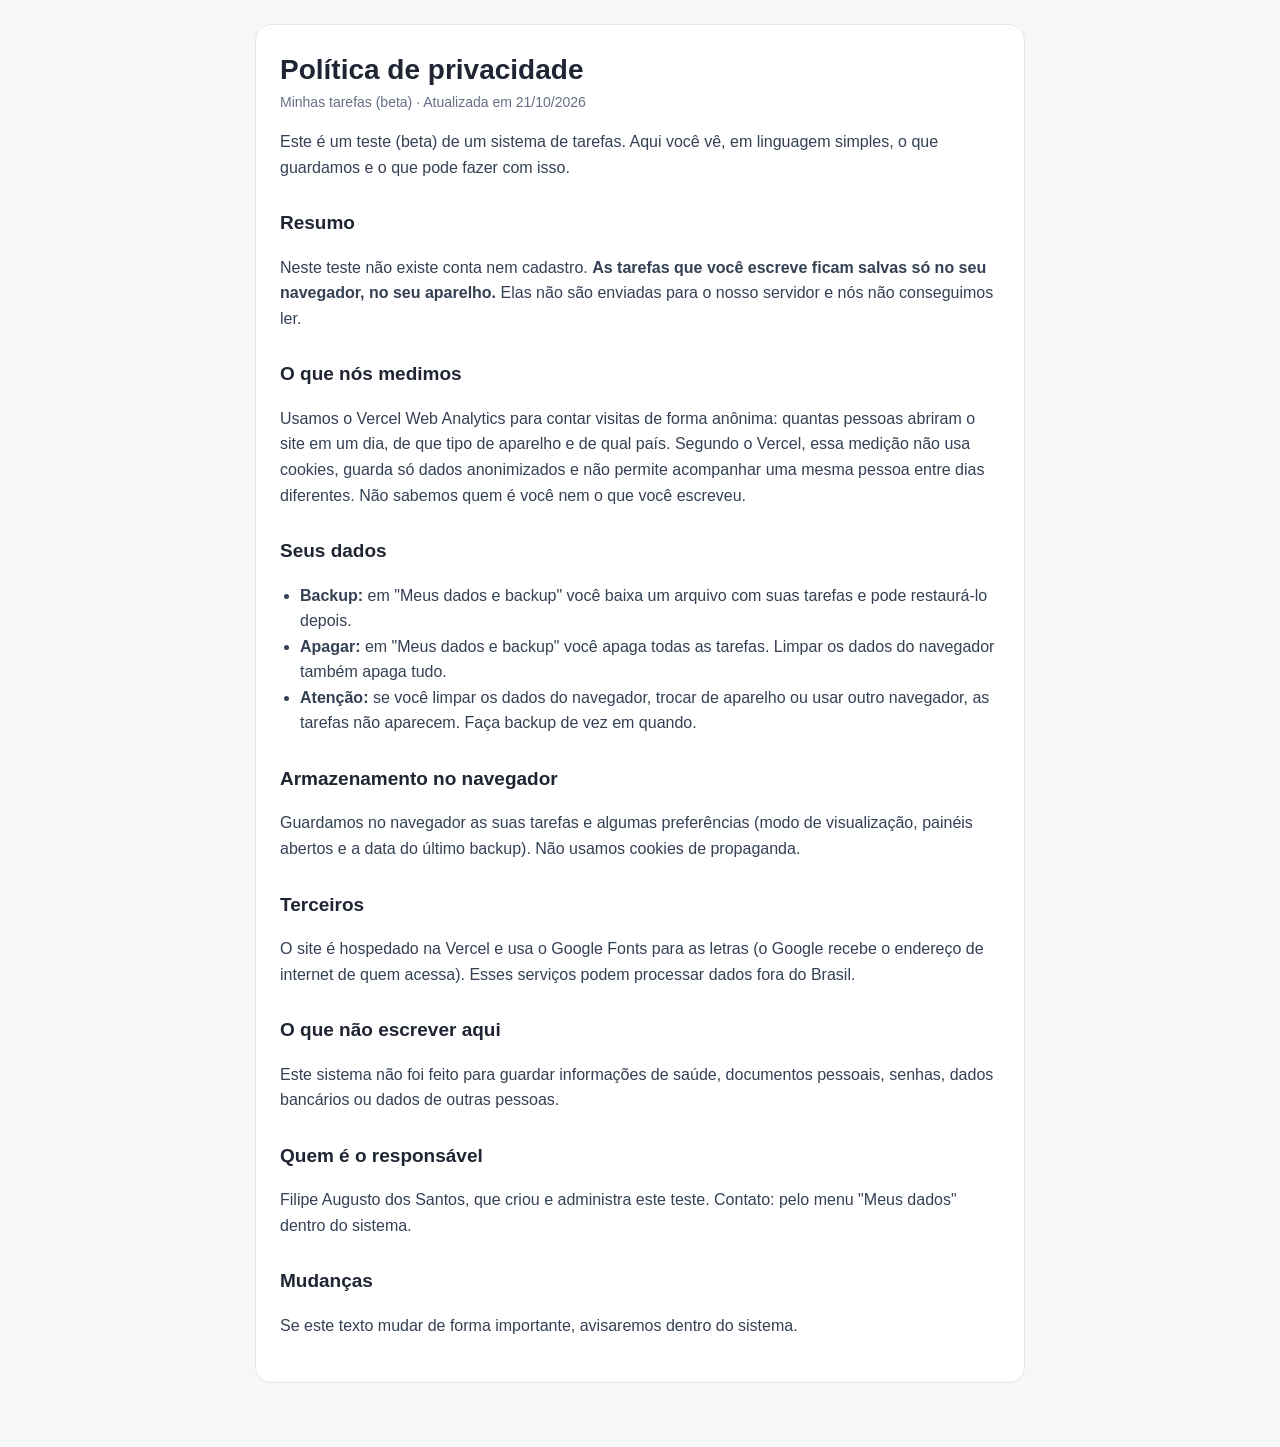
<file: privacidade.html>
<!doctype html>
<html lang="pt-BR">
<head>
<meta charset="utf-8">
<meta name="viewport" content="width=device-width,initial-scale=1">
<meta name="robots" content="noindex,nofollow">
<title>Política de privacidade · Minhas tarefas (beta)</title>
<style>
  body{margin:0;background:#f6f7f9;color:#1f2533;font:16px/1.6 -apple-system,BlinkMacSystemFont,"Segoe UI",sans-serif;padding:24px 16px 64px}
  main{max-width:720px;margin:0 auto;background:#fff;border:1px solid #e4e7ec;border-radius:16px;padding:28px 24px}
  h1{font-size:28px;line-height:1.2;margin:0 0 4px}
  h2{font-size:19px;margin:28px 0 6px}
  p,li{color:#344054}
  ul{padding-left:20px}
  .meta{color:#667085;font-size:14px;margin:0 0 8px}
  a{color:#2b63b5}
</style>
</head>
<body>
<main>
  <h1>Política de privacidade</h1>
  <p class="meta">Minhas tarefas (beta) · Atualizada em 21/10/2026</p>
  <p>Este é um teste (beta) de um sistema de tarefas. Aqui você vê, em linguagem simples, o que guardamos e o que pode fazer com isso.</p>

  <!-- MODO LOCAL -->
  <section data-modo="local" hidden>
    <h2>Resumo</h2>
    <p>Neste teste não existe conta nem cadastro. <b>As tarefas que você escreve ficam salvas só no seu navegador, no seu aparelho.</b> Elas não são enviadas para o nosso servidor e nós não conseguimos ler.</p>
    <h2>O que nós medimos</h2>
    <p>Usamos o Vercel Web Analytics para contar visitas de forma anônima: quantas pessoas abriram o site em um dia, de que tipo de aparelho e de qual país. Segundo o Vercel, essa medição não usa cookies, guarda só dados anonimizados e não permite acompanhar uma mesma pessoa entre dias diferentes. Não sabemos quem é você nem o que você escreveu.</p>
    <h2>Seus dados</h2>
    <ul>
      <li><b>Backup:</b> em "Meus dados e backup" você baixa um arquivo com suas tarefas e pode restaurá-lo depois.</li>
      <li><b>Apagar:</b> em "Meus dados e backup" você apaga todas as tarefas. Limpar os dados do navegador também apaga tudo.</li>
      <li><b>Atenção:</b> se você limpar os dados do navegador, trocar de aparelho ou usar outro navegador, as tarefas não aparecem. Faça backup de vez em quando.</li>
    </ul>
    <h2>Armazenamento no navegador</h2>
    <p>Guardamos no navegador as suas tarefas e algumas preferências (modo de visualização, painéis abertos e a data do último backup). Não usamos cookies de propaganda.</p>
    <h2>Terceiros</h2>
    <p>O site é hospedado na Vercel e usa o Google Fonts para as letras (o Google recebe o endereço de internet de quem acessa). Esses serviços podem processar dados fora do Brasil.</p>
    <h2>O que não escrever aqui</h2>
    <p>Este sistema não foi feito para guardar informações de saúde, documentos pessoais, senhas, dados bancários ou dados de outras pessoas.</p>
  </section>

  <!-- MODO NUVEM -->
  <section data-modo="nuvem" hidden>

  <h2>O que guardamos</h2>
  <ul>
    <li><b>Seu e-mail</b>, para você entrar e para podermos falar sobre o teste.</li>
    <li><b>Sua senha</b>, guardada de forma protegida pelo serviço de login. Nós não conseguimos ler a sua senha.</li>
    <li><b>As tarefas que você escreve</b> (títulos, descrições, datas e o que mais você preencher).</li>
    <li><b>Registro de uso:</b> em quais dias você abriu o sistema e quantas vezes. Não registramos o que você fez dentro dele.</li>
  </ul>

  <h2>Para que usamos</h2>
  <ul>
    <li>Fazer o sistema funcionar para você.</li>
    <li>Entender se o teste está sendo útil, por exemplo quantas pessoas voltam a usar. Para isso olhamos apenas o e-mail, os dias de uso e a quantidade de tarefas.</li>
    <li>Falar com você sobre o teste (dúvidas, melhorias, o fim do beta).</li>
  </ul>

  <h2>O que não fazemos</h2>
  <ul>
    <li>Não vendemos nem repassamos seus dados, e não usamos para propaganda.</li>
    <li>Não usamos o conteúdo das suas tarefas para outra finalidade.</li>
    <li>Tecnicamente, quem administra o banco de dados tem acesso a ele. O compromisso é não ler o conteúdo das suas tarefas, a não ser a seu pedido ou para corrigir um problema.</li>
  </ul>

  <h2>O que não escrever aqui</h2>
  <p>Este sistema não foi feito para guardar informações de saúde, documentos pessoais, senhas, dados bancários ou dados de outras pessoas. Prefira descrever as tarefas de forma simples.</p>

  <h2>Onde ficam os dados</h2>
  <p>Usamos serviços de terceiros: Supabase (login e banco de dados), Vercel (hospedagem do site) e Google Fonts (fontes das letras, que recebe o endereço de internet de quem acessa). Esses serviços podem processar dados em servidores fora do Brasil.</p>

  <h2>Seus direitos</h2>
  <ul>
    <li><b>Baixar seus dados:</b> menu "Minha conta" &gt; "Baixar meus dados".</li>
    <li><b>Excluir tudo:</b> menu "Minha conta" &gt; "Excluir minha conta". A exclusão apaga sua conta e todas as suas tarefas, e não tem volta.</li>
    <li>Para qualquer outro pedido sobre seus dados, fale com o responsável pelo contato acima.</li>
  </ul>

  <h2>Por quanto tempo guardamos</h2>
  <p>Até você excluir a conta. Se o teste terminar, avisaremos antes e você poderá baixar seus dados; depois disso os dados serão apagados ou migrados somente com o seu aceite.</p>

  <h2>Armazenamento no navegador</h2>
  <p>Guardamos no seu navegador a sessão de login e algumas preferências (como o modo de visualização e os painéis abertos). Não usamos cookies de propaganda nem ferramentas de rastreamento.</p>

  </section>

  <h2>Quem é o responsável</h2>
  <p>Filipe Augusto dos Santos, que criou e administra este teste. Contato: <span id="contato">pelo menu "Meus dados" dentro do sistema</span>.</p>

  <h2>Mudanças</h2>
  <p>Se este texto mudar de forma importante, avisaremos dentro do sistema.</p>
</main>
<script src="config.js"></script>
<script src="privacidade.js"></script>
</body>
</html>
</file>
